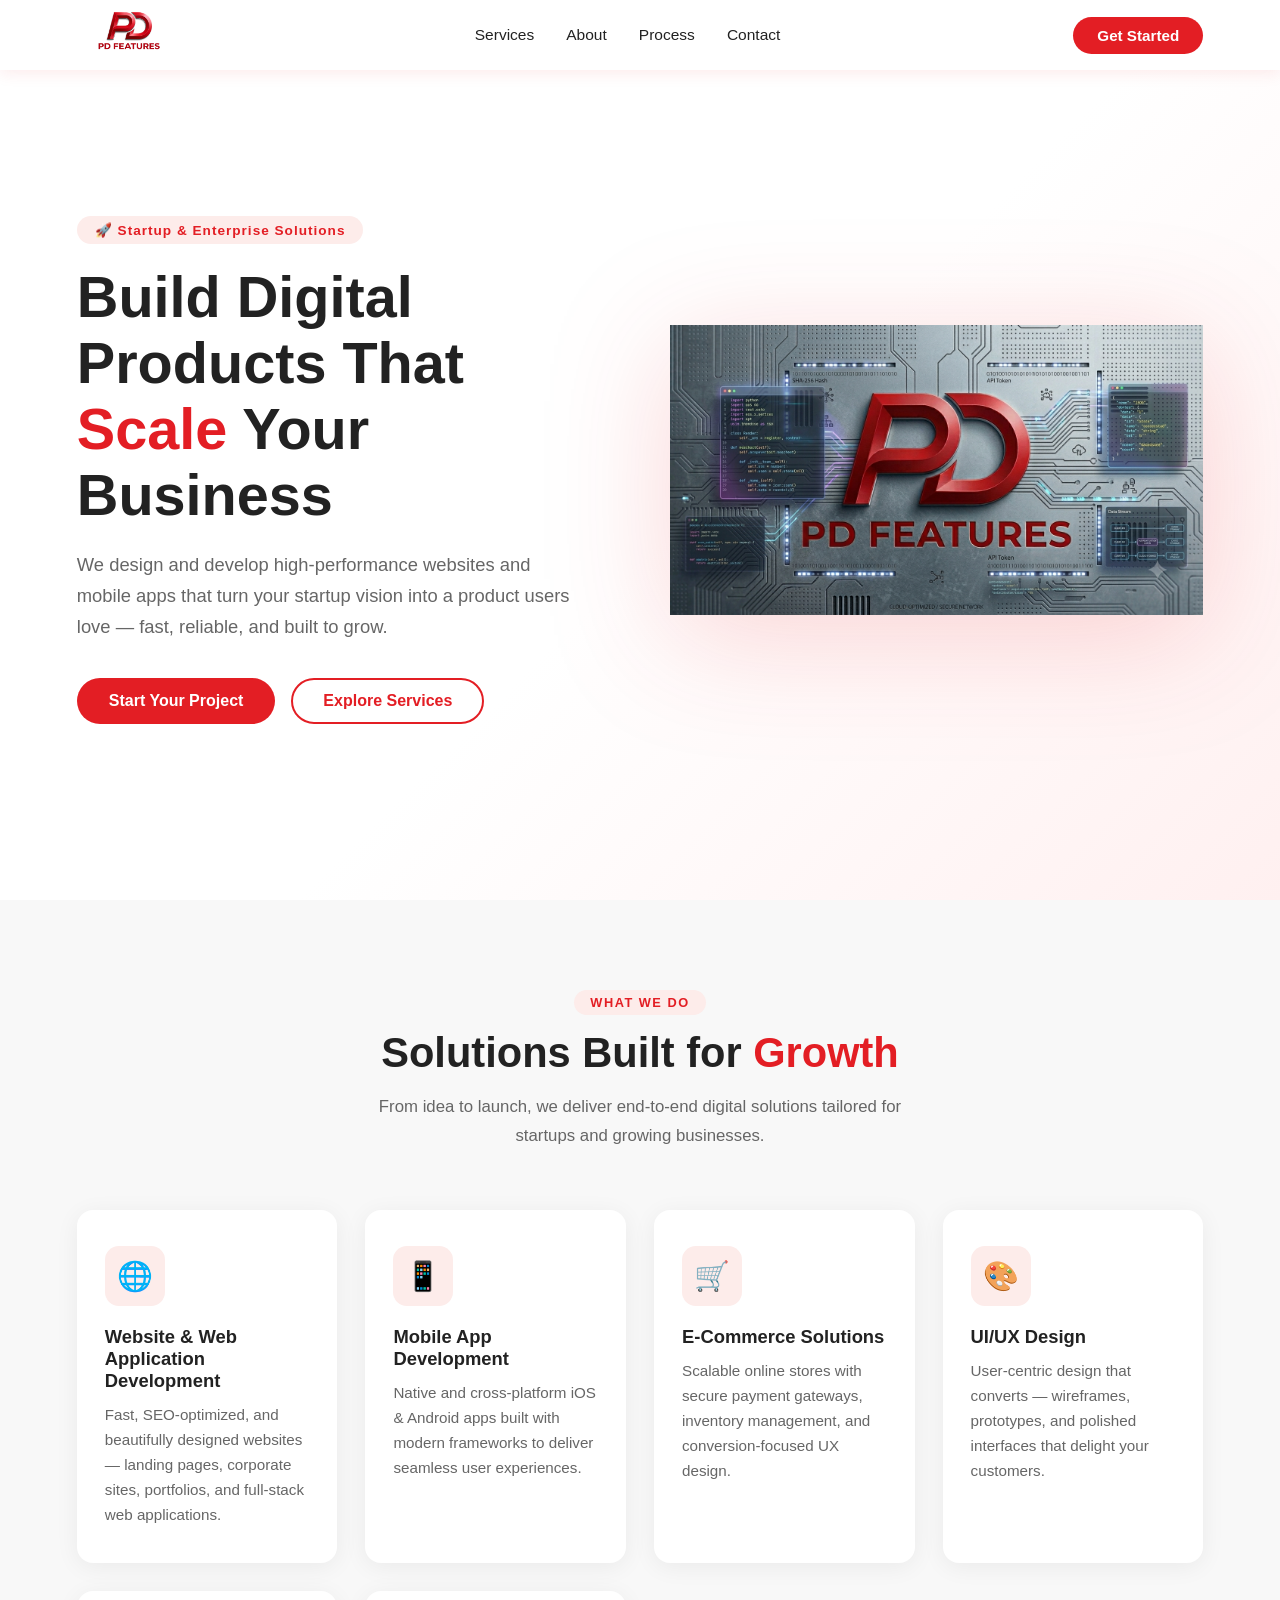
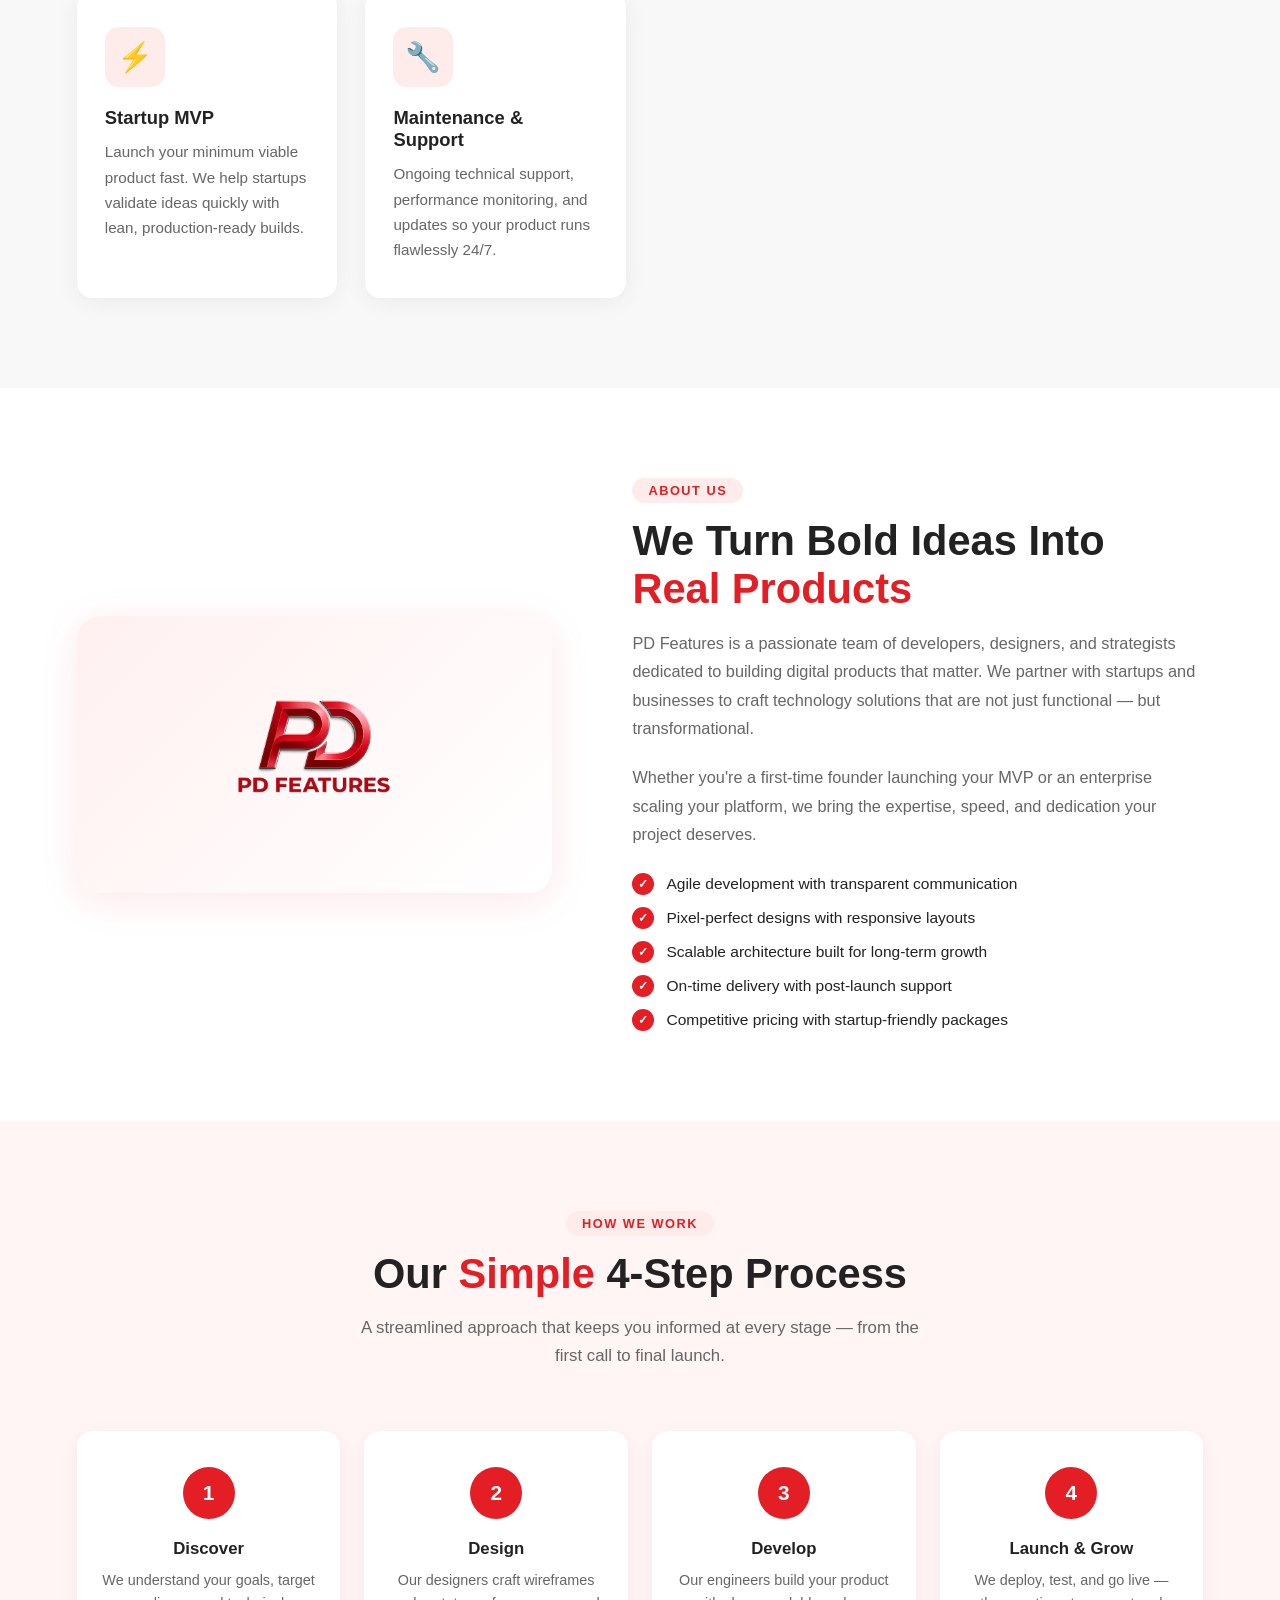
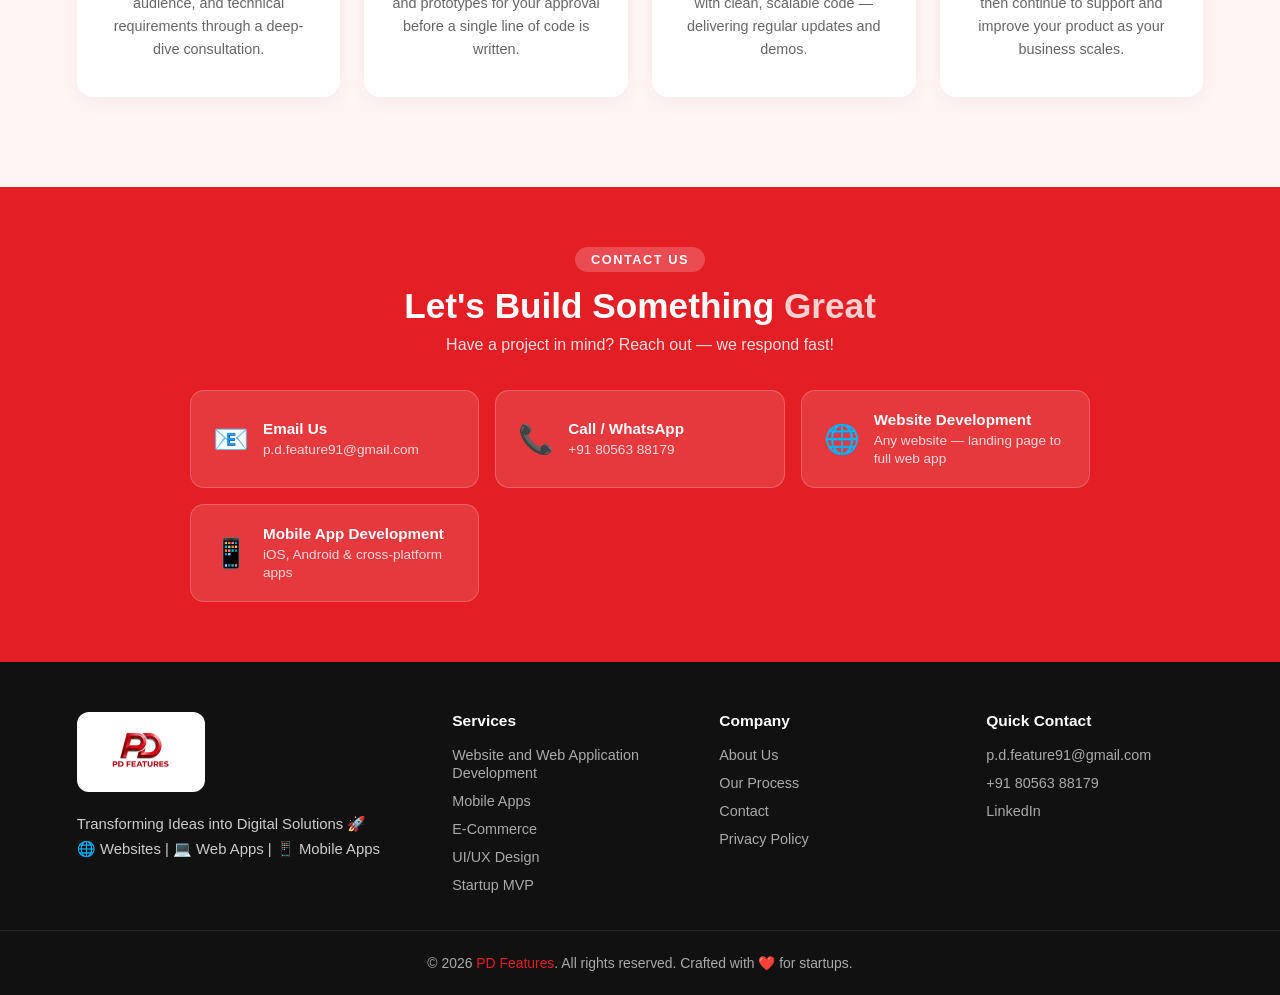
<file: index.html>
<!DOCTYPE html>
<html lang="en">
<head>
  <meta charset="UTF-8" />
  <meta name="viewport" content="width=device-width, initial-scale=1.0" />
  <title>PD Features — Build. Launch. Scale.</title>
  <meta name="description" content="PD Features — Expert web & mobile app development for startups and enterprises. Contact us to build your next big idea." />
  <link rel="stylesheet" href="style.css" />
  <link rel="icon" type="image/png" href="PDLOGO_Formal.png" />
</head>
<body>

<!-- NAV -->
<nav>
  <div class="nav-logo">
    <img src="PDLOGO_Formal.png" alt="PD Features Logo" />
  </div>
  <ul class="nav-links">
    <li><a href="#services">Services</a></li>
    <li><a href="#about">About</a></li>
    <li><a href="#process">Process</a></li>
    <li><a href="#contact">Contact</a></li>
  </ul>
  <a href="#contact" class="nav-cta">Get Started</a>
</nav>

<!-- HERO -->
<section class="hero" id="home">
  <div class="hero-text">
    <span class="hero-badge">🚀 Startup & Enterprise Solutions</span>
    <h1>Build Digital Products That <span>Scale</span> Your Business</h1>
    <p>We design and develop high-performance websites and mobile apps that turn your startup vision into a product users love — fast, reliable, and built to grow.</p>
    <div class="hero-btns">
      <a href="#contact" class="btn-primary">Start Your Project</a>
      <a href="#services" class="btn-outline">Explore Services</a>
    </div>
  </div>
  <div class="hero-img">
    <img src="PDLOGO_Bg.png" alt="PD Features" />
  </div>
</section>



<!-- SERVICES -->
<section class="services" id="services">
  <div class="services-header">
    <span class="section-tag">What We Do</span>
    <h2 class="section-title">Solutions Built for <span>Growth</span></h2>
    <p class="section-sub">From idea to launch, we deliver end-to-end digital solutions tailored for startups and growing businesses.</p>
  </div>
  <div class="services-grid">
    <div class="service-card">
      <div class="service-icon">🌐</div>
      <h3>Website & Web Application Development</h3>
      <p>Fast, SEO-optimized, and beautifully designed websites — landing pages, corporate sites, portfolios, and full-stack web applications.</p>
    </div>
    <div class="service-card">
      <div class="service-icon">📱</div>
      <h3>Mobile App Development</h3>
      <p>Native and cross-platform iOS & Android apps built with modern frameworks to deliver seamless user experiences.</p>
    </div>
    <div class="service-card">
      <div class="service-icon">🛒</div>
      <h3>E-Commerce Solutions</h3>
      <p>Scalable online stores with secure payment gateways, inventory management, and conversion-focused UX design.</p>
    </div>
    <div class="service-card">
      <div class="service-icon">🎨</div>
      <h3>UI/UX Design</h3>
      <p>User-centric design that converts — wireframes, prototypes, and polished interfaces that delight your customers.</p>
    </div>
    <div class="service-card">
      <div class="service-icon">⚡</div>
      <h3>Startup MVP</h3>
      <p>Launch your minimum viable product fast. We help startups validate ideas quickly with lean, production-ready builds.</p>
    </div>
    <div class="service-card">
      <div class="service-icon">🔧</div>
      <h3>Maintenance & Support</h3>
      <p>Ongoing technical support, performance monitoring, and updates so your product runs flawlessly 24/7.</p>
    </div>
  </div>
</section>

<!-- ABOUT -->
<section class="about" id="about">
  <div class="about-inner">
    <div class="about-img">
      <div class="about-logo-wrap">
        <img src="PDLOGO_Formal.png" alt="PD Features" />
      </div>
    </div>
    <div class="about-text">
      <span class="section-tag">About Us</span>
      <h2 class="section-title">We Turn Bold Ideas Into <span>Real Products</span></h2>
      <p>PD Features is a passionate team of developers, designers, and strategists dedicated to building digital products that matter. We partner with startups and businesses to craft technology solutions that are not just functional — but transformational.</p>
      <p>Whether you're a first-time founder launching your MVP or an enterprise scaling your platform, we bring the expertise, speed, and dedication your project deserves.</p>
      <ul class="features-list">
        <li>Agile development with transparent communication</li>
        <li>Pixel-perfect designs with responsive layouts</li>
        <li>Scalable architecture built for long-term growth</li>
        <li>On-time delivery with post-launch support</li>
        <li>Competitive pricing with startup-friendly packages</li>
      </ul>
    </div>
  </div>
</section>

<!-- PROCESS -->
<section class="process" id="process">
  <div class="process-header">
    <span class="section-tag">How We Work</span>
    <h2 class="section-title">Our <span>Simple</span> 4-Step Process</h2>
    <p class="section-sub">A streamlined approach that keeps you informed at every stage — from the first call to final launch.</p>
  </div>
  <div class="process-steps">
    <div class="step">
      <div class="step-num">1</div>
      <h3>Discover</h3>
      <p>We understand your goals, target audience, and technical requirements through a deep-dive consultation.</p>
    </div>
    <div class="step">
      <div class="step-num">2</div>
      <h3>Design</h3>
      <p>Our designers craft wireframes and prototypes for your approval before a single line of code is written.</p>
    </div>
    <div class="step">
      <div class="step-num">3</div>
      <h3>Develop</h3>
      <p>Our engineers build your product with clean, scalable code — delivering regular updates and demos.</p>
    </div>
    <div class="step">
      <div class="step-num">4</div>
      <h3>Launch & Grow</h3>
      <p>We deploy, test, and go live — then continue to support and improve your product as your business scales.</p>
    </div>
  </div>
</section>



<!-- FOOTER -->
<footer id="contact">
  <div class="footer-contact">
    <span class="footer-tag">Contact Us</span>
    <h3>Let's Build Something <span>Great</span></h3>
    <p>Have a project in mind? Reach out — we respond fast!</p>
    <div class="footer-contact-cards">
      <a href="mailto:p.d.feature91@gmail.com" class="footer-contact-card">
        <span>📧</span>
        <div>
          <strong>Email Us</strong>
          <em>p.d.feature91@gmail.com</em>
        </div>
      </a>
      <a href="tel:+918056388179" class="footer-contact-card">
        <span>📞</span>
        <div>
          <strong>Call / WhatsApp</strong>
          <em>+91 80563 88179</em>
        </div>
      </a>
      <div class="footer-contact-card">
        <span>🌐</span>
        <div>
          <strong>Website Development</strong>
          <em>Any website — landing page to full web app</em>
        </div>
      </div>
      <div class="footer-contact-card">
        <span>📱</span>
        <div>
          <strong>Mobile App Development</strong>
          <em>iOS, Android & cross-platform apps</em>
        </div>
      </div>
    </div>
  </div>
  <div class="footer-inner">
    <div class="footer-brand">
      <img src="PDLOGO_Formal.png" alt="PD Features" />
      <p>Transforming Ideas into Digital Solutions 🚀</p>
      <p>🌐 Websites | 💻 Web Apps | 📱 Mobile Apps</p>
    </div>
    <div class="footer-col">
      <h4>Services</h4>
      <ul>
        <li><a href="#services">Website and Web Application Development</a></li>
        <li><a href="#services">Mobile Apps</a></li>
        <li><a href="#services">E-Commerce</a></li>
        <li><a href="#services">UI/UX Design</a></li>
        <li><a href="#services">Startup MVP</a></li>
      </ul>
    </div>
    <div class="footer-col">
      <h4>Company</h4>
      <ul>
        <li><a href="#about">About Us</a></li>
        <li><a href="#process">Our Process</a></li>
        <li><a href="#contact">Contact</a></li>
        <li><a href="privacy-policy.html">Privacy Policy</a></li>
      </ul>
    </div>
    <div class="footer-col">
      <h4>Quick Contact</h4>
      <ul>
        <li><a href="mailto:p.d.feature91@gmail.com">p.d.feature91@gmail.com</a></li>
        <li><a href="tel:+918056388179">+91 80563 88179</a></li>
        <li><a href="http://www.linkedin.com/in/pd-features-498287419" target="_blank">LinkedIn</a></li>
      </ul>
    </div>
  </div>
  <div class="footer-bottom">
    <p>&copy; 2026 <span>PD Features</span>. All rights reserved. Crafted with ❤️ for startups.</p>
  </div>
</footer>



<script src="script.js"></script>
</body>
</html>
</file>
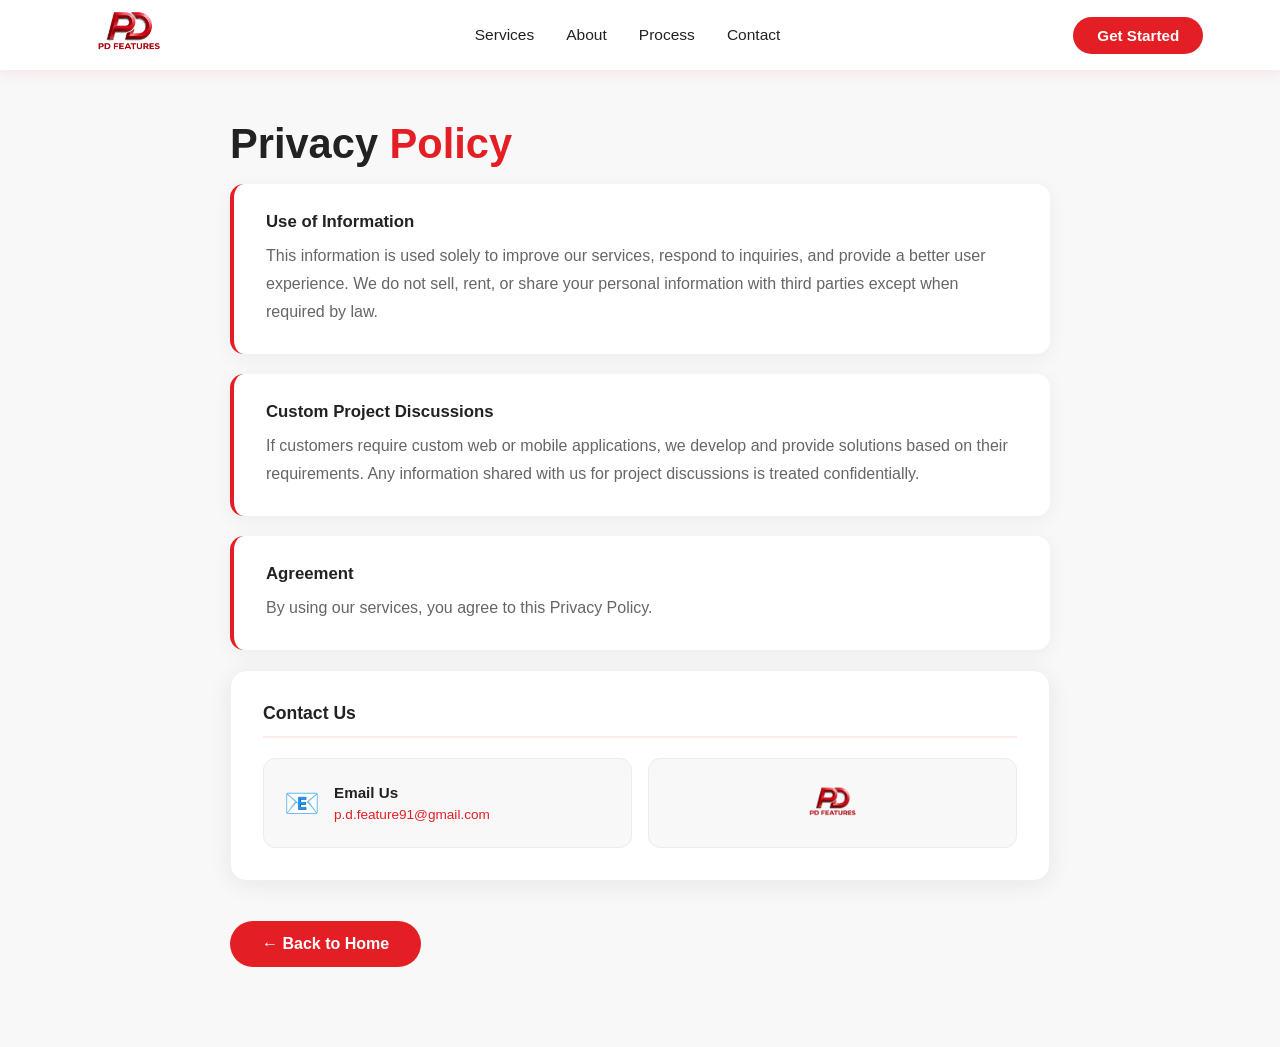
<file: privacy-policy.html>
<!DOCTYPE html>
<html lang="en">
<head>
  <meta charset="UTF-8" />
  <meta name="viewport" content="width=device-width, initial-scale=1.0" />
  <title>Privacy Policy — FD Features</title>
  <link rel="stylesheet" href="style.css" />
  <link rel="icon" type="image/png" href="PDLOGO_Formal.png" />
</head>
<body>

<!-- NAV -->
<nav>
  <div class="nav-logo">
    <a href="index.html"><img src="PDLOGO_Formal.png" alt="PD Features Logo" /></a>
  </div>
  <ul class="nav-links">
    <li><a href="index.html#services">Services</a></li>
    <li><a href="index.html#about">About</a></li>
    <li><a href="index.html#process">Process</a></li>
    <li><a href="index.html#contact">Contact</a></li>
  </ul>
  <a href="index.html#contact" class="nav-cta">Get Started</a>
</nav>

<!-- PRIVACY POLICY -->
<section class="privacy-page">
  <div class="privacy-page-inner">
    <h1 class="section-title">Privacy <span>Policy</span></h1>
<div class="privacy-block">
      <h3>Use of Information</h3>
      <p>This information is used solely to improve our services, respond to inquiries, and provide a better user experience. We do not sell, rent, or share your personal information with third parties except when required by law.</p>
    </div>

    <div class="privacy-block">
      <h3>Custom Project Discussions</h3>
      <p>If customers require custom web or mobile applications, we develop and provide solutions based on their requirements. Any information shared with us for project discussions is treated confidentially.</p>
    </div>

    <div class="privacy-block">
      <h3>Agreement</h3>
      <p>By using our services, you agree to this Privacy Policy.</p>
    </div>

    <div class="privacy-contact-box">
      <h4>Contact Us</h4>
      <div class="privacy-contact-cards">
        <a href="mailto:p.d.feature91@gmail.com" class="privacy-contact-tile">
          <div class="pct-icon">📧</div>
          <div>
            <strong>Email Us</strong>
            <span>p.d.feature91@gmail.com</span>
          </div>
        </a>
        <div class="privacy-contact-tile">
          <div class="pct-logo">
            <img src="PDLOGO_Formal.png" alt="FD Features" />
          </div>
        </div>
      </div>
    </div>

    <a href="index.html" class="btn-primary privacy-back">← Back to Home</a>
  </div>
</section>

</body>
</html>
</file>
<file: style.css>
* { margin: 0; padding: 0; box-sizing: border-box; }

:root {
  --red: #e31e24;
  --dark-red: #b71c1c;
  --white: #ffffff;
  --light: #fff5f5;
  --gray: #f8f8f8;
  --text: #222222;
  --muted: #666666;
}

html { scroll-behavior: smooth; }

body {
  font-family: 'Segoe UI', Tahoma, Geneva, Verdana, sans-serif;
  color: var(--text);
  background: var(--white);
}

/* NAV */
nav {
  position: fixed; top: 0; width: 100%; z-index: 1000;
  background: var(--white);
  box-shadow: 0 2px 16px rgba(227,30,36,0.10);
  display: flex; align-items: center; justify-content: space-between;
  padding: 0 6%;
  height: 70px;
}
.nav-logo img { height: 70px; object-fit: contain; background: transparent; }
.nav-links { display: flex; gap: 32px; list-style: none; }
.nav-links a {
  text-decoration: none; color: var(--text);
  font-weight: 500; font-size: 0.97rem;
  transition: color 0.2s;
}
.nav-links a:hover { color: var(--red); }
.nav-cta {
  background: var(--red); color: var(--white);
  border: none; padding: 10px 24px;
  border-radius: 25px; font-weight: 600;
  cursor: pointer; font-size: 0.95rem;
  transition: background 0.2s;
  text-decoration: none;
}
.nav-cta:hover { background: var(--dark-red); }

/* HERO */
.hero {
  min-height: 100vh;
  background: linear-gradient(135deg, #fff 55%, #fff0f0 100%);
  display: flex; align-items: center;
  padding: 100px 6% 60px;
  gap: 60px;
}
.hero-text { flex: 1; }
.hero-badge {
  display: inline-block;
  background: #fdecea; color: var(--red);
  padding: 6px 18px; border-radius: 20px;
  font-size: 0.85rem; font-weight: 600;
  margin-bottom: 20px; letter-spacing: 1px;
}
.hero-text h1 {
  font-size: clamp(2.2rem, 5vw, 3.6rem);
  font-weight: 800; line-height: 1.15;
  margin-bottom: 20px;
  color: var(--text);
}
.hero-text h1 span { color: var(--red); }
.hero-text p {
  font-size: 1.15rem; color: var(--muted);
  line-height: 1.7; margin-bottom: 36px;
  max-width: 500px;
}
.hero-btns { display: flex; gap: 16px; flex-wrap: wrap; }
.btn-primary {
  background: var(--red); color: var(--white);
  padding: 14px 32px; border-radius: 30px;
  text-decoration: none; font-weight: 700;
  font-size: 1rem; transition: background 0.2s, transform 0.2s;
}
.btn-primary:hover { background: var(--dark-red); transform: translateY(-2px); }
.btn-outline {
  border: 2px solid var(--red); color: var(--red);
  padding: 12px 30px; border-radius: 30px;
  text-decoration: none; font-weight: 700;
  font-size: 1rem; transition: all 0.2s;
}
.btn-outline:hover { background: var(--red); color: var(--white); }
.hero-img { flex: 1; display: flex; justify-content: center; }
.hero-img img {
  max-width: 600px; width: 100%;
  filter: drop-shadow(0 20px 60px rgba(227,30,36,0.18));
  animation: float 4s ease-in-out infinite;
}
@keyframes float {
  0%,100% { transform: translateY(0); }
  50% { transform: translateY(-16px); }
}



/* SECTIONS */
section { padding: 90px 6%; }
.section-tag {
  display: inline-block;
  background: #fdecea; color: var(--red);
  padding: 5px 16px; border-radius: 20px;
  font-size: 0.8rem; font-weight: 700;
  letter-spacing: 1.5px; text-transform: uppercase;
  margin-bottom: 14px;
}
.section-title {
  font-size: clamp(1.8rem, 3.5vw, 2.6rem);
  font-weight: 800; margin-bottom: 16px;
}
.section-title span { color: var(--red); }
.section-sub { color: var(--muted); font-size: 1.05rem; line-height: 1.7; max-width: 580px; }

/* SERVICES */
.services { background: var(--gray); }
.services-header { text-align: center; margin-bottom: 60px; }
.services-header .section-sub { margin: 0 auto; }
.services-grid {
  display: grid;
  grid-template-columns: repeat(auto-fit, minmax(260px, 1fr));
  gap: 28px;
  justify-items: center;
}
.service-card {
  background: var(--white);
  border-radius: 16px;
  padding: 36px 28px;
  box-shadow: 0 4px 24px rgba(0,0,0,0.06);
  transition: transform 0.25s, box-shadow 0.25s;
  position: relative; overflow: hidden;
  width: 100%;
}
.service-card::before {
  content: '';
  position: absolute; top: 0; left: 0;
  width: 4px; height: 100%;
  background: var(--red);
  transform: scaleY(0);
  transition: transform 0.25s;
  transform-origin: bottom;
}
.service-card:hover { transform: translateY(-6px); box-shadow: 0 12px 40px rgba(227,30,36,0.12); }
.service-card:hover::before { transform: scaleY(1); }
.service-icon {
  width: 60px; height: 60px;
  background: #fdecea; border-radius: 14px;
  display: flex; align-items: center; justify-content: center;
  font-size: 1.8rem; margin-bottom: 20px;
}
.service-card h3 { font-size: 1.15rem; font-weight: 700; margin-bottom: 10px; }
.service-card p { color: var(--muted); font-size: 0.95rem; line-height: 1.65; }

/* ABOUT */
.about { background: var(--white); }
.about-inner {
  display: flex; gap: 80px; align-items: center; flex-wrap: wrap;
}
.about-img { flex: 1; min-width: 280px; }
.about-logo-wrap {
  background: linear-gradient(135deg, #fff0f0, #fff);
  border-radius: 24px;
  padding: 50px 40px;
  text-align: center;
  box-shadow: 0 8px 40px rgba(227,30,36,0.10);
}
.about-logo-wrap img { max-width: 260px; width: 100%; }
.about-text { flex: 1.2; min-width: 280px; }
.about-text p { color: var(--muted); line-height: 1.75; margin-bottom: 20px; font-size: 1.02rem; }
.features-list { list-style: none; margin-top: 24px; display: flex; flex-direction: column; gap: 12px; }
.features-list li {
  display: flex; align-items: center; gap: 12px;
  font-size: 0.97rem; font-weight: 500;
}
.features-list li::before {
  content: '✓';
  background: var(--red); color: white;
  width: 22px; height: 22px; border-radius: 50%;
  display: flex; align-items: center; justify-content: center;
  font-size: 0.75rem; font-weight: 800;
  flex-shrink: 0;
}

/* PROCESS */
.process { background: var(--light); }
.process-header { text-align: center; margin-bottom: 60px; }
.process-header .section-sub { margin: 0 auto; }
.process-steps {
  display: grid;
  grid-template-columns: repeat(auto-fit, minmax(200px, 1fr));
  gap: 24px;
}
.step {
  text-align: center; padding: 36px 24px;
  background: var(--white); border-radius: 16px;
  box-shadow: 0 4px 20px rgba(0,0,0,0.05);
  position: relative;
}
.step-num {
  width: 52px; height: 52px;
  background: var(--red); color: white;
  border-radius: 50%; font-size: 1.3rem;
  font-weight: 800; display: flex; align-items: center;
  justify-content: center; margin: 0 auto 20px;
}
.step h3 { font-size: 1.05rem; font-weight: 700; margin-bottom: 10px; }
.step p { color: var(--muted); font-size: 0.9rem; line-height: 1.6; }

/* PRIVACY PAGE */
.privacy-page {
  background: var(--gray);
  min-height: 100vh;
  padding: 120px 6% 80px;
}
.privacy-page-inner { max-width: 820px; margin: 0 auto; }
.privacy-updated { color: var(--muted); font-size: 0.9rem; margin-bottom: 40px; }
.privacy-block {
  background: var(--white);
  border-radius: 14px;
  padding: 28px 32px;
  margin-bottom: 20px;
  box-shadow: 0 4px 20px rgba(0,0,0,0.05);
  border-left: 4px solid var(--red);
}
.privacy-block h3 { font-size: 1.05rem; font-weight: 700; margin-bottom: 10px; color: var(--text); }
.privacy-block p { color: var(--muted); font-size: 1rem; line-height: 1.75; }
.privacy-block p strong { color: var(--text); }
.privacy-contact-box {
  border-radius: 16px;
  padding: 32px;
  margin-bottom: 36px;
  background: var(--white);
  box-shadow: 0 4px 24px rgba(0,0,0,0.07);
  border: 1px solid #f0f0f0;
}
.privacy-contact-box h4 {
  font-size: 1.1rem; font-weight: 800;
  color: var(--text); margin-bottom: 20px;
  padding-bottom: 12px;
  border-bottom: 2px solid #fdecea;
}
.privacy-contact-cards {
  display: grid;
  grid-template-columns: 1fr 1fr;
  gap: 16px;
}
.privacy-contact-tile {
  display: flex; align-items: center; gap: 14px;
  background: var(--gray);
  border-radius: 12px; padding: 18px 20px;
  text-decoration: none; color: var(--text);
  border: 1px solid #ececec;
  transition: box-shadow 0.2s, transform 0.2s;
}
.privacy-contact-tile:hover { box-shadow: 0 6px 20px rgba(227,30,36,0.10); transform: translateY(-2px); }
.pct-icon { font-size: 1.8rem; flex-shrink: 0; }
.privacy-contact-tile strong { display: block; font-size: 0.95rem; font-weight: 700; margin-bottom: 4px; color: var(--text); }
.privacy-contact-tile span { font-size: 0.85rem; color: var(--red); }
.pct-logo { display: flex; align-items: center; justify-content: center; width: 100%; }
.pct-logo img { height: 52px; object-fit: contain; }
@media (max-width: 540px) { .privacy-contact-cards { grid-template-columns: 1fr; } }
.privacy-back { display: inline-block; margin-top: 4px; }

/* CONTACT */
.contact { background: var(--white); }

/* FOOTER */
footer {
  background: #111; color: #aaa;
  padding: 0 0 0 0;
}
.footer-contact {
  background: var(--red);
  padding: 60px 6%;
  text-align: center;
}
.footer-tag {
  display: inline-block;
  background: rgba(255,255,255,0.2); color: var(--white);
  padding: 5px 16px; border-radius: 20px;
  font-size: 0.8rem; font-weight: 700;
  letter-spacing: 1.5px; text-transform: uppercase;
  margin-bottom: 14px;
}
.footer-contact h3 {
  font-size: clamp(1.6rem, 3vw, 2.2rem);
  font-weight: 800; color: var(--white);
  margin-bottom: 10px;
}
.footer-contact h3 span { color: #ffd0d0; }
.footer-contact > p { color: rgba(255,255,255,0.85); margin-bottom: 36px; font-size: 1rem; }
.footer-contact-cards {
  display: grid;
  grid-template-columns: repeat(auto-fit, minmax(220px, 1fr));
  gap: 16px; max-width: 900px; margin: 0 auto;
}
.footer-contact-card {
  background: rgba(255,255,255,0.12);
  border: 1px solid rgba(255,255,255,0.2);
  border-radius: 14px; padding: 20px 22px;
  display: flex; gap: 14px; align-items: center;
  text-decoration: none; color: var(--white);
  transition: background 0.2s, transform 0.2s;
  text-align: left;
}
.footer-contact-card:hover { background: rgba(255,255,255,0.22); transform: translateY(-3px); }
.footer-contact-card > span { font-size: 1.8rem; flex-shrink: 0; }
.footer-contact-card strong { display: block; font-size: 0.95rem; font-weight: 700; margin-bottom: 3px; }
.footer-contact-card em { font-style: normal; font-size: 0.85rem; color: rgba(255,255,255,0.8); }
.footer-inner {
  display: flex; gap: 50px; flex-wrap: wrap;
  padding: 50px 6% 36px;
  border-bottom: 1px solid #2a2a2a;
  margin-bottom: 0;
}
.footer-brand { flex: 1.5; min-width: 220px; }
.footer-brand img {
  height: 80px; margin-bottom: 16px;
  background: #fff;
  border-radius: 12px;
  padding: 8px 16px;
  object-fit: contain;
}
.footer-brand p { font-size: 0.93rem; line-height: 1.7; color: #ccc; }
.footer-col { flex: 1; min-width: 140px; }
.footer-col h4 { color: var(--white); font-size: 0.97rem; font-weight: 700; margin-bottom: 16px; }
.footer-col ul { list-style: none; display: flex; flex-direction: column; gap: 10px; }
.footer-col ul a { color: #aaa; text-decoration: none; font-size: 0.9rem; transition: color 0.2s; }
.footer-col ul a:hover { color: var(--red); }
.footer-bottom { text-align: center; font-size: 0.87rem; padding: 24px 6%; }
.footer-bottom span { color: var(--red); }

/* RESPONSIVE */
@media (max-width: 768px) {
  nav { padding: 0 4%; }
  .nav-links { display: none; }
  .hero { flex-direction: column; padding: 100px 5% 50px; text-align: center; }
  .hero-btns { justify-content: center; }
  .hero-text p { margin: 0 auto 36px; }
  .hero-img img { max-width: 280px; }
  .about-inner, .contact-inner { flex-direction: column; }
  .form-row { grid-template-columns: 1fr; }
  section { padding: 70px 5%; }
}
</file>
